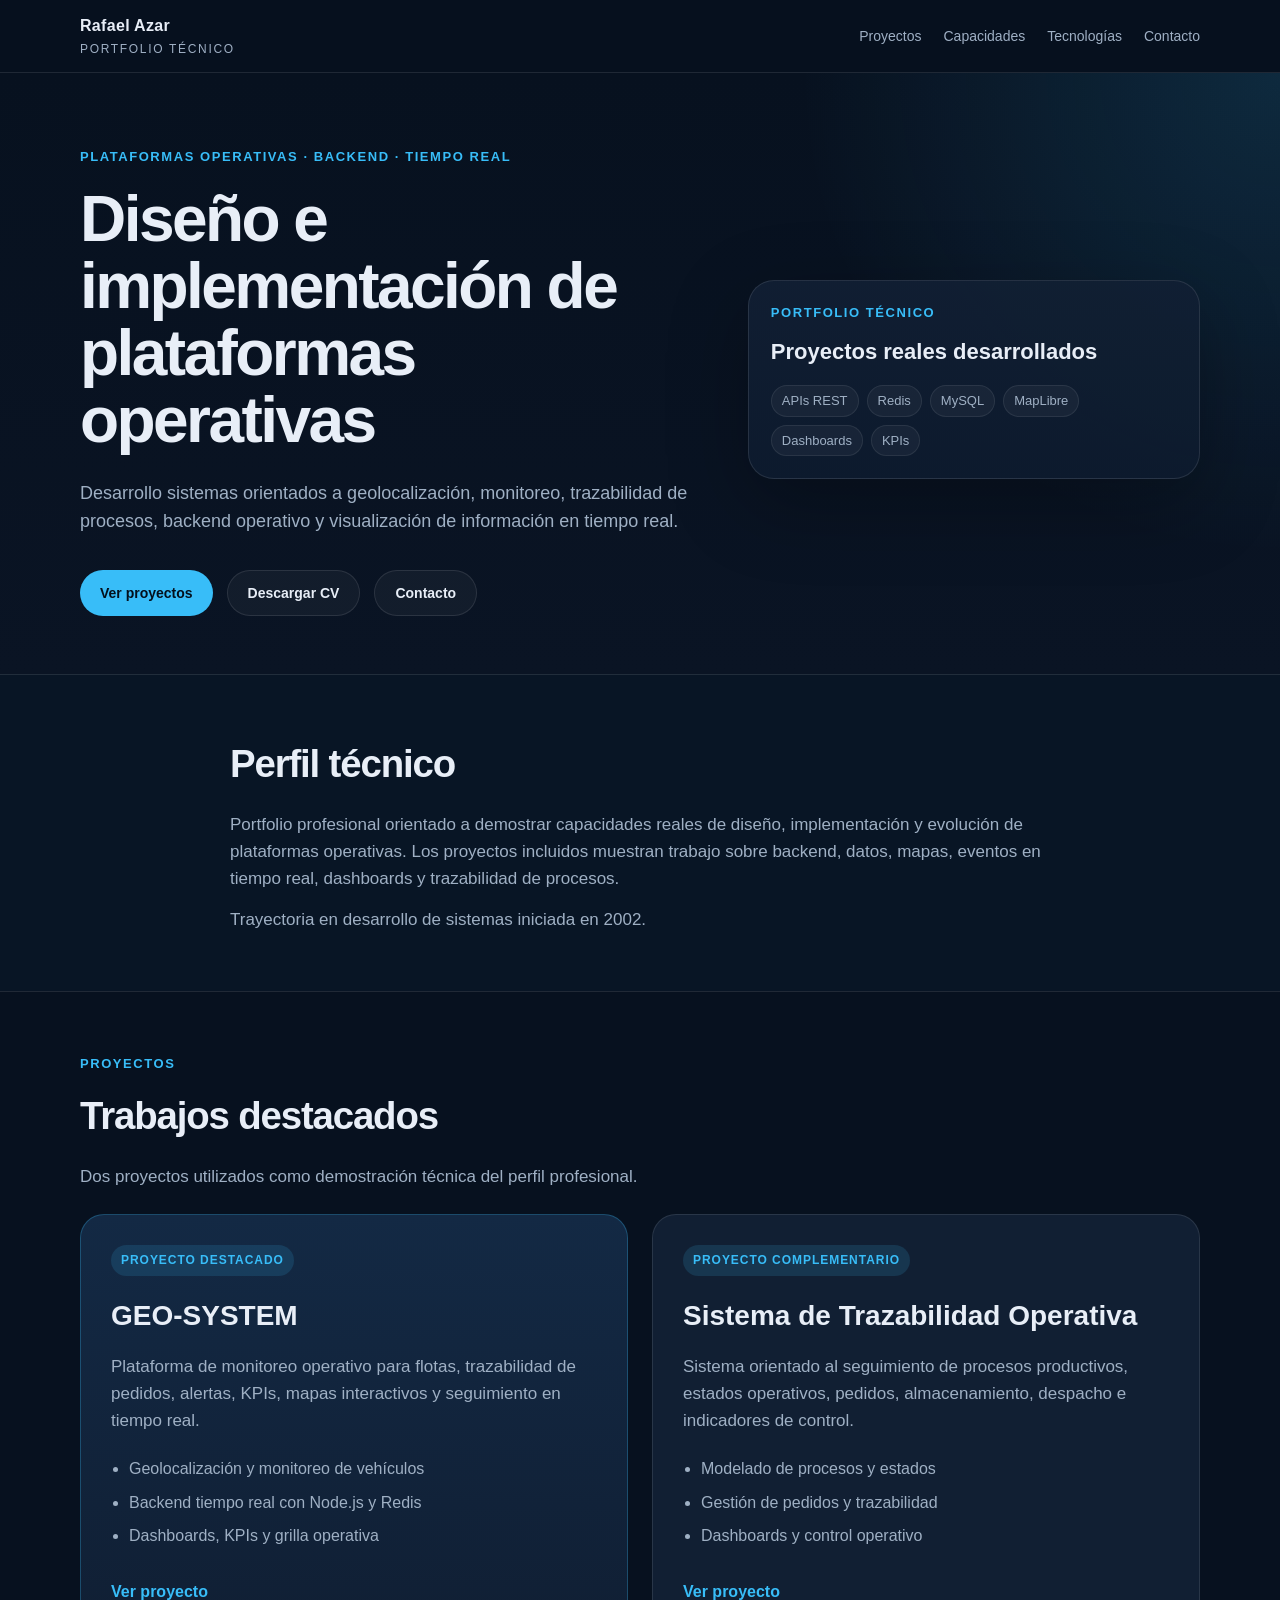
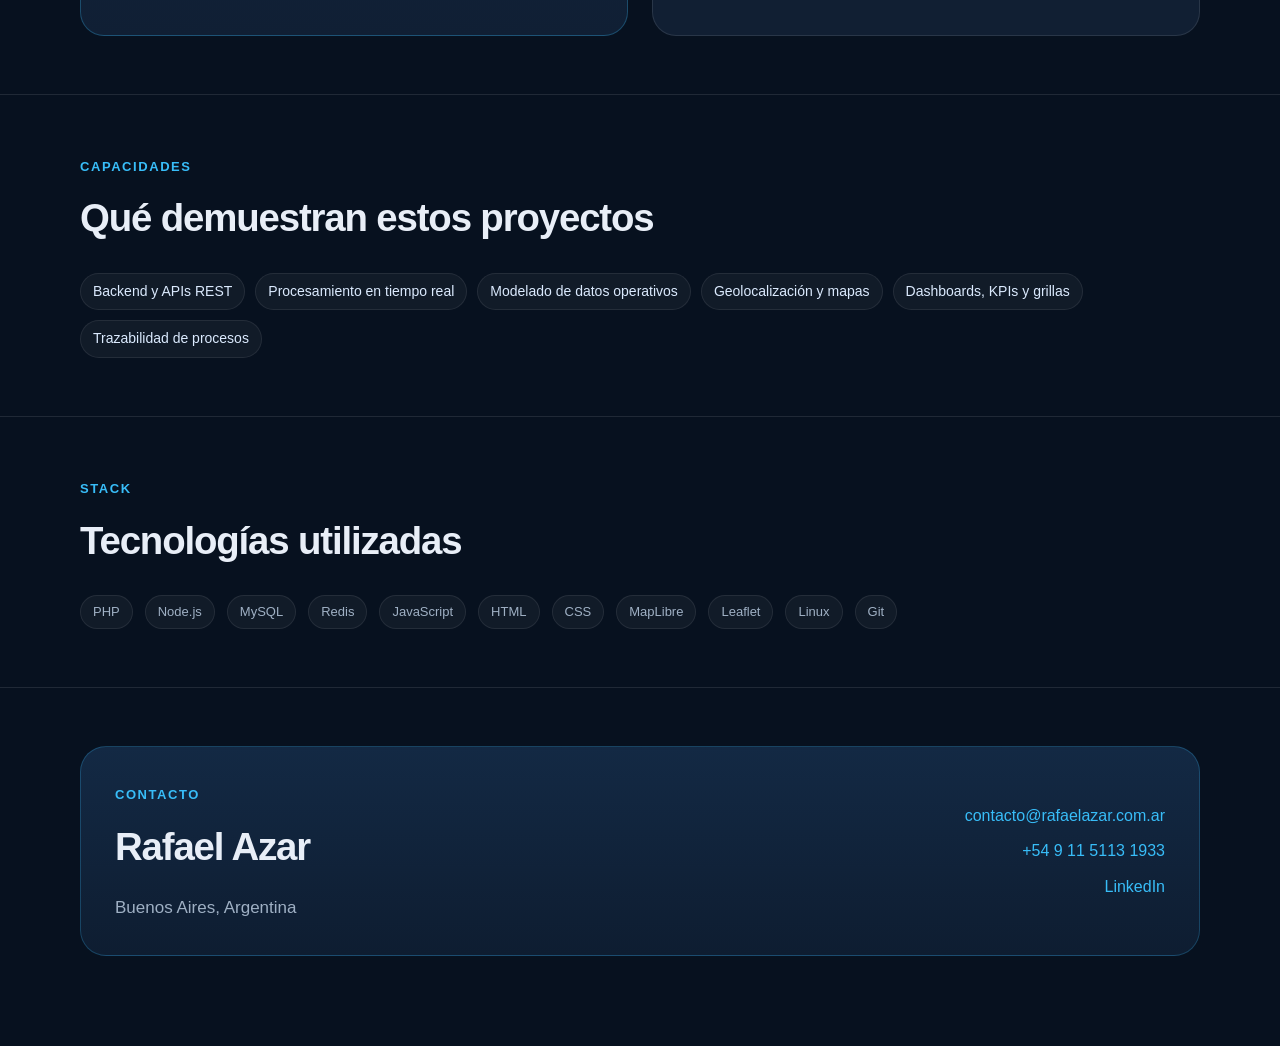
<file: index.html>
<!DOCTYPE html>
<html lang="es">
<head>
  <meta charset="UTF-8" />
  <meta name="viewport" content="width=device-width, initial-scale=1.0" />

  <title>Rafael Azar | Portfolio Técnico</title>

  <link rel="stylesheet" href="assets/css/portfolio.css" />
</head>
<body>

  <header class="site-header">
    <div class="container header-inner">
      <div class="brand">
        <strong>Rafael Azar</strong>
        <span>Portfolio Técnico</span>
      </div>

      <nav class="main-nav">
        <a href="#proyectos">Proyectos</a>
        <a href="#capacidades">Capacidades</a>
        <a href="#tecnologias">Tecnologías</a>
        <a href="#contacto">Contacto</a>
      </nav>
    </div>
  </header>

  <main>

    <section class="hero">
      <div class="container hero-inner">
        <div class="hero-content">
          <span class="eyebrow">Plataformas Operativas · Backend · Tiempo Real</span>

          <h1>Diseño e implementación de plataformas operativas</h1>

          <p>
            Desarrollo sistemas orientados a geolocalización, monitoreo,
            trazabilidad de procesos, backend operativo y visualización de
            información en tiempo real.
          </p>

          <div class="hero-actions">
            <a href="#proyectos" class="btn btn-primary">Ver proyectos</a>
            <a href="assets/docs/CV/CV_Rafael_Azar.pdf" class="btn btn-secondary" target="_blank">Descargar CV</a>
            <a href="#contacto" class="btn btn-secondary">Contacto</a>
          </div>
        </div>

        <div class="hero-panel">
          <div class="panel-label">Portfolio técnico</div>
          <div class="panel-title">Proyectos reales desarrollados</div>
          <div class="panel-grid">
            <span>APIs REST</span>
            <span>Redis</span>
            <span>MySQL</span>
            <span>MapLibre</span>
            <span>Dashboards</span>
            <span>KPIs</span>
          </div>
        </div>
      </div>
    </section>

    <section class="section intro-section">
      <div class="container narrow">
        <h2>Perfil técnico</h2>
        <p>
          Portfolio profesional orientado a demostrar capacidades reales de
          diseño, implementación y evolución de plataformas operativas.
          Los proyectos incluidos muestran trabajo sobre backend, datos,
          mapas, eventos en tiempo real, dashboards y trazabilidad de procesos.
        </p>
        <p class="trayectoria">
          Trayectoria en desarrollo de sistemas iniciada en 2002.
        </p>
      </div>
    </section>

    <section class="section" id="proyectos">
      <div class="container">
        <div class="section-heading">
          <span>Proyectos</span>
          <h2>Trabajos destacados</h2>
          <p>
            Dos proyectos utilizados como demostración técnica del perfil
            profesional.
          </p>
        </div>

        <div class="project-grid">

          <article class="project-card featured">
            <div class="project-tag">Proyecto destacado</div>
            <h3>GEO-SYSTEM</h3>
            <p>
              Plataforma de monitoreo operativo para flotas, trazabilidad de
              pedidos, alertas, KPIs, mapas interactivos y seguimiento en
              tiempo real.
            </p>

            <ul>
              <li>Geolocalización y monitoreo de vehículos</li>
              <li>Backend tiempo real con Node.js y Redis</li>
              <li>Dashboards, KPIs y grilla operativa</li>
            </ul>

            <a href="proyectos/geo-system/" class="project-link">Ver proyecto</a>
          </article>

          <article class="project-card">
            <div class="project-tag">Proyecto complementario</div>
            <h3>Sistema de Trazabilidad Operativa</h3>
            <p>
              Sistema orientado al seguimiento de procesos productivos,
              estados operativos, pedidos, almacenamiento, despacho e
              indicadores de control.
            </p>

            <ul>
              <li>Modelado de procesos y estados</li>
              <li>Gestión de pedidos y trazabilidad</li>
              <li>Dashboards y control operativo</li>
            </ul>

            <a href="proyectos/trazabilidad-operativa/" class="project-link">Ver proyecto</a>
          </article>

        </div>
      </div>
    </section>

    <section class="section" id="capacidades">
      <div class="container">
        <div class="section-heading">
          <span>Capacidades</span>
          <h2>Qué demuestran estos proyectos</h2>
        </div>

        <div class="capabilities-grid">
          <div>Backend y APIs REST</div>
          <div>Procesamiento en tiempo real</div>
          <div>Modelado de datos operativos</div>
          <div>Geolocalización y mapas</div>
          <div>Dashboards, KPIs y grillas</div>
          <div>Trazabilidad de procesos</div>
        </div>
      </div>
    </section>

    <section class="section" id="tecnologias">
      <div class="container">
        <div class="section-heading">
          <span>Stack</span>
          <h2>Tecnologías utilizadas</h2>
        </div>

        <div class="tech-list">
          <span>PHP</span>
          <span>Node.js</span>
          <span>MySQL</span>
          <span>Redis</span>
          <span>JavaScript</span>
          <span>HTML</span>
          <span>CSS</span>
          <span>MapLibre</span>
          <span>Leaflet</span>
          <span>Linux</span>
          <span>Git</span>
        </div>
      </div>
    </section>

    <section class="section contact-section" id="contacto">
      <div class="container contact-box">
        <div>
          <span>Contacto</span>
          <h2>Rafael Azar</h2>
          <p>Buenos Aires, Argentina</p>
        </div>

        <div class="contact-links">
          <a href="mailto:contacto@rafaelazar.com.ar">contacto@rafaelazar.com.ar</a>
          <a href="tel:+5491151131933">+54 9 11 5113 1933</a>          
          <a href="https://www.linkedin.com/in/rafael-azar/" target="_blank" rel="noopener noreferrer">LinkedIn</a>
        </div>
      </div>
    </section>

  </main>

</body>
</html>
</file>
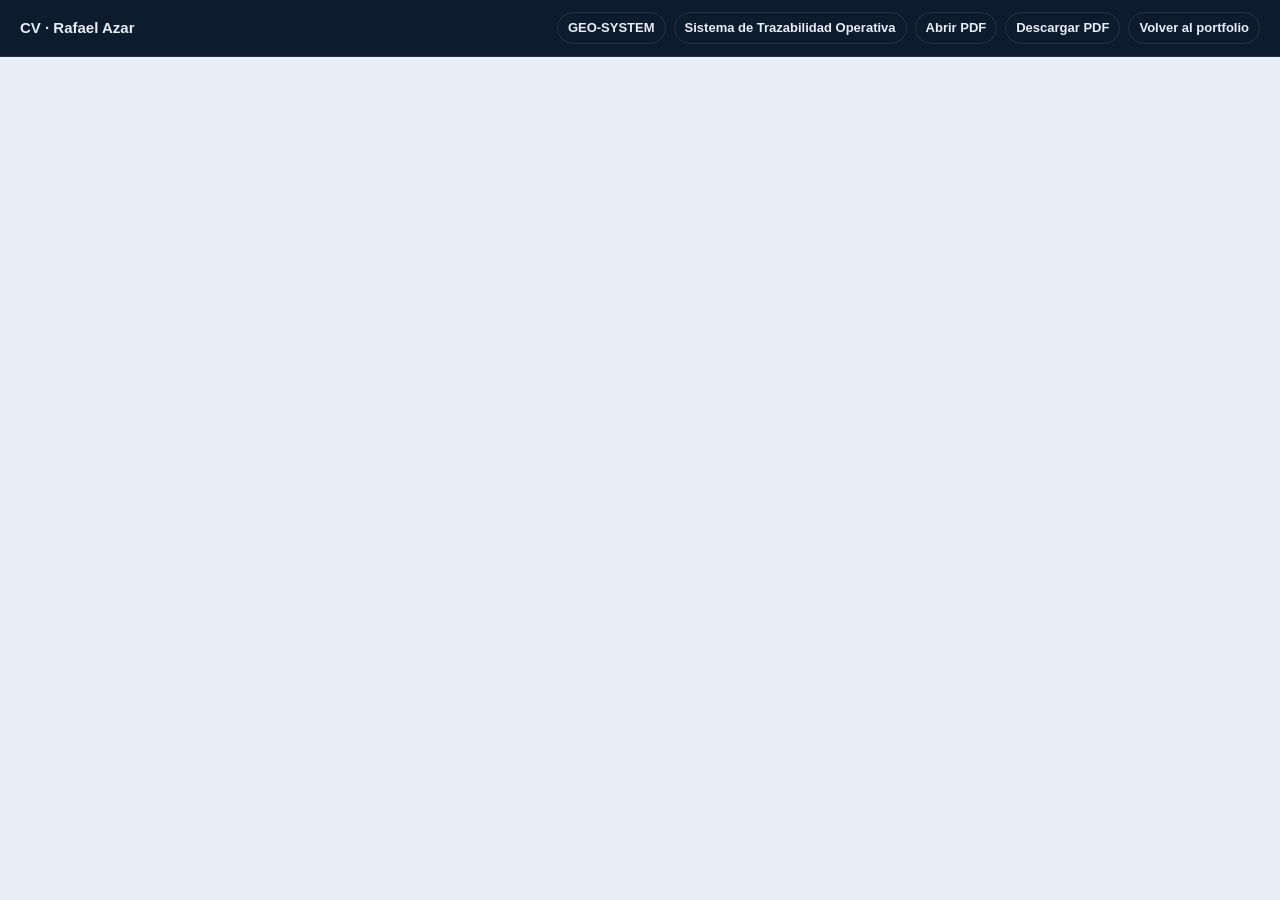
<file: cv/index.html>
<!DOCTYPE html>
<html lang="es">
<head>
  <meta charset="UTF-8" />
  <meta name="viewport" content="width=device-width, initial-scale=1.0" />

  <title>CV | Rafael Azar</title>

  <script>
    if (window.matchMedia("(max-width: 700px)").matches) {
      window.location.replace("../assets/docs/CV/CV_Rafael_Azar.pdf");
    }
  </script>

  <link rel="stylesheet" href="../assets/css/cv.css" />
</head>
<body>

  <header class="cv-toolbar">
    <strong>CV · Rafael Azar</strong>

    <nav class="cv-actions" aria-label="Accesos del currículum">
      <a href="../proyectos/geo-system/">GEO-SYSTEM</a>
      <a href="../proyectos/trazabilidad-operativa/">Sistema de Trazabilidad Operativa</a>
      <a href="../assets/docs/CV/CV_Rafael_Azar.pdf" target="_blank">Abrir PDF</a>
      <a href="../assets/docs/CV/CV_Rafael_Azar.pdf" download>Descargar PDF</a>
      <a href="../">Volver al portfolio</a>
    </nav>
  </header>

  <main class="cv-document">
    <iframe
      class="cv-viewer"
      src="../assets/docs/CV/CV_Rafael_Azar.pdf#zoom=100"
      title="Currículum de Rafael Azar"
    >
      <p>
        El visor de PDF no está disponible.
        <a href="../assets/docs/CV/CV_Rafael_Azar.pdf">Abrir el currículum</a>.
      </p>
    </iframe>
  </main>

</body>
</html>
</file>
<file: assets/css/portfolio.css>
/* =========================================================
   PORTFOLIO CSS
   Sitio portfolio técnico / proyectos
   ========================================================= */


/* =========================================================
   1) RESET / VARIABLES / BASE
   ========================================================= */

* {
  box-sizing: border-box;
  margin: 0;
  padding: 0;
}

:root {
  --bg: #07111f;
  --bg-soft: #0d1b2e;
  --card: #111f33;
  --card-soft: #142842;
  --text: #e8eef7;
  --muted: #9fb0c4;
  --line: rgba(255, 255, 255, 0.1);
  --accent: #38bdf8;
  --accent-soft: rgba(56, 189, 248, 0.14);
}

body {
  font-family: Arial, Helvetica, sans-serif;
  background: var(--bg);
  color: var(--text);
  line-height: 1.6;
}

a {
  color: inherit;
  text-decoration: none;
}


/* =========================================================
   2) LAYOUT GENERAL
   ========================================================= */

.container {
  width: min(1120px, calc(100% - 40px));
  margin: 0 auto;
}

.narrow {
  max-width: 820px;
}


/* =========================================================
   3) HEADER / NAVEGACIÓN
   ========================================================= */

.site-header {
  position: sticky;
  top: 0;
  z-index: 10;
  background: rgba(7, 17, 31, 0.88);
  border-bottom: 1px solid var(--line);
  backdrop-filter: blur(14px);
}

.header-inner {
  min-height: 72px;
  display: flex;
  align-items: center;
  justify-content: space-between;
  gap: 24px;
}

.brand {
  display: flex;
  flex-direction: column;
  gap: 2px;
}

.brand strong {
  font-size: 16px;
  letter-spacing: 0.02em;
}

.brand span {
  font-size: 12px;
  color: var(--muted);
  text-transform: uppercase;
  letter-spacing: 0.14em;
}

.main-nav {
  display: flex;
  align-items: center;
  gap: 22px;
  font-size: 14px;
  color: var(--muted);
}

.main-nav a:hover {
  color: var(--text);
}


/* =========================================================
   4) HERO
   ========================================================= */

.hero {
  padding: 70px 0 58px;
  background:
    radial-gradient(circle at top right, rgba(56, 189, 248, 0.14), transparent 34%),
    linear-gradient(180deg, #07111f 0%, #0a1424 100%);
}

.hero-inner {
  display: grid;
  grid-template-columns: 1.15fr 0.85fr;
  gap: 56px;
  align-items: center;
}

.eyebrow {
  display: inline-block;
  margin-bottom: 18px;
  color: var(--accent);
  font-size: 13px;
  font-weight: 700;
  letter-spacing: 0.12em;
  text-transform: uppercase;
}

.hero h1 {
  max-width: 720px;
  font-size: clamp(38px, 5vw, 64px);
  line-height: 1.05;
  letter-spacing: -0.04em;
  margin-bottom: 24px;
}

.hero p {
  max-width: 660px;
  color: var(--muted);
  font-size: 18px;
}

.hero-actions {
  display: flex;
  gap: 14px;
  margin-top: 34px;
}


/* =========================================================
   5) BOTONES
   ========================================================= */

.btn {
  display: inline-flex;
  align-items: center;
  justify-content: center;
  min-height: 46px;
  padding: 0 20px;
  border-radius: 999px;
  font-size: 14px;
  font-weight: 700;
}

.btn-primary {
  background: var(--accent);
  color: #03101c;
}

.btn-secondary {
  border: 1px solid var(--line);
  color: var(--text);
  background: rgba(255, 255, 255, 0.04);
}


/* =========================================================
   6) PANEL HERO
   ========================================================= */

.hero-panel {
  border: 1px solid var(--line);
  background: linear-gradient(180deg, rgba(17, 31, 51, 0.96), rgba(13, 27, 46, 0.96));
  border-radius: 26px;
  padding: 22px;
  box-shadow: 0 24px 80px rgba(0, 0, 0, 0.28);
}

.panel-label {
  color: var(--accent);
  font-size: 13px;
  font-weight: 700;
  text-transform: uppercase;
  letter-spacing: 0.12em;
  margin-bottom: 10px;
}

.panel-title {
  font-size: 22px;
  font-weight: 800;
  margin-bottom: 16px;
}

.panel-grid {
  display: flex;
  flex-wrap: wrap;
  gap: 8px;
}

.panel-grid span {
  padding: 7px 10px;
  border-radius: 999px;
  background: rgba(255, 255, 255, 0.045);
  border: 1px solid rgba(255, 255, 255, 0.08);
  color: var(--muted);
  font-size: 13px;
  line-height: 1.2;
}


/* =========================================================
   7) SECCIONES / TÍTULOS
   ========================================================= */

.section {
  padding: 58px 0;
  border-top: 1px solid var(--line);
}

.intro-section {
  background: #081525;
}

.trayectoria {
  margin-top: 14px;
}

.section h2 {
  font-size: clamp(28px, 3vw, 40px);
  letter-spacing: -0.03em;
  margin-bottom: 16px;
}

.section p {
  color: var(--muted);
  font-size: 17px;
}

.section-heading {
  max-width: 760px;
  margin-bottom: 24px;
}

.section-heading span,
.contact-box span {
  display: inline-block;
  color: var(--accent);
  font-size: 13px;
  font-weight: 700;
  letter-spacing: 0.12em;
  text-transform: uppercase;
  margin-bottom: 10px;
}


/* =========================================================
   8) CARDS DE PROYECTOS
   ========================================================= */

.project-grid {
  display: grid;
  grid-template-columns: repeat(2, 1fr);
  gap: 24px;
}

.project-card {
  padding: 30px;
  border-radius: 24px;
  background: var(--card);
  border: 1px solid var(--line);
}

.project-card.featured {
  background: linear-gradient(180deg, #132944, #101f34);
  border-color: rgba(56, 189, 248, 0.28);
}

.project-tag {
  display: inline-flex;
  margin-bottom: 18px;
  padding: 6px 10px;
  border-radius: 999px;
  background: var(--accent-soft);
  color: var(--accent);
  font-size: 12px;
  font-weight: 700;
  text-transform: uppercase;
  letter-spacing: 0.08em;
}

.project-card h3 {
  font-size: 28px;
  margin-bottom: 14px;
}

.project-card ul {
  margin: 22px 0;
  padding-left: 18px;
  color: var(--muted);
}

.project-card li {
  margin-bottom: 8px;
}

.project-link {
  display: inline-flex;
  margin-top: 8px;
  color: var(--accent);
  font-weight: 800;
}


/* =========================================================
   9) CHIPS / CAPACIDADES / STACK
   ========================================================= */

.capabilities-grid,
.tech-list {
  display: flex;
  flex-wrap: wrap;
}

.capabilities-grid {
  gap: 10px;
}

.tech-list {
  gap: 12px;
}

.capabilities-grid div,
.tech-list span {
  border-radius: 999px;
  background: rgba(255, 255, 255, 0.045);
  border: 1px solid rgba(255, 255, 255, 0.08);
  line-height: 1.25;
}

.capabilities-grid div {
  padding: 9px 12px;
  color: #dbeafe;
  font-size: 14px;
}

.tech-list span {
  padding: 8px 12px;
  color: var(--muted);
  font-size: 13px;
}


/* =========================================================
   10) FLUJO DE ARQUITECTURA
   ========================================================= */

.architecture-flow {
  display: flex;
  flex-wrap: wrap;
  align-items: center;
  gap: 8px;
  margin-top: 18px;
}

.architecture-flow div {
  padding: 8px 12px;
  border-radius: 999px;
  background: rgba(255, 255, 255, 0.045);
  border: 1px solid rgba(255, 255, 255, 0.08);
  color: #dbeafe;
  font-size: 13px;
  font-weight: 600;
  line-height: 1.2;
}

.architecture-flow span {
  color: var(--accent);
  font-size: 15px;
  font-weight: 700;
  line-height: 1;
  opacity: 0.75;
}


/* =========================================================
   11) VIDEOS / DEMOS
   ========================================================= */

.video-grid {
  display: grid;
  grid-template-columns: 1fr;
  gap: 24px;
}

.video-card video {
  width: 100%;
  max-width: 700px;
  margin: 18px auto 0;
  border-radius: 18px;
  border: 1px solid var(--line);
  background: #000;
  display: block;
}


/* =========================================================
   12) EVENTOS / INCIDENCIAS DE VIDEOS
   ========================================================= */

.event-list {
  margin-top: 22px;
  padding-top: 20px;
  border-top: 1px solid var(--line);
}

.event-list h4 {
  margin-bottom: 16px;
  font-size: 18px;
  color: var(--text);
}

.event-item {
  padding: 16px;
  border-radius: 16px;
  background: rgba(255, 255, 255, 0.035);
  border: 1px solid var(--line);
  margin-bottom: 12px;
}

.event-item strong {
  display: block;
  margin-bottom: 8px;
  color: var(--accent);
  font-size: 14px;
}

.event-item p {
  font-size: 15px;
  color: var(--muted);
}

.event-summary {
  margin: 0;
  font-size: 0.9rem;
  line-height: 1.5;
  opacity: 0.85;
}


/* =========================================================
   13) IMÁGENES PNG / MINIATURAS
   ========================================================= */

.image-demo-stack {
  display: flex;
  gap: 12px;
  flex-wrap: wrap;
}

.image-demo-item {
  flex: 1 1 0;
  min-width: 280px;
}

.image-demo-item p {
  min-height: 6.4em;
}

.image-demo-item a {
  display: flex;
  width: 100%;
  aspect-ratio: 16 / 9;
  margin-top: 18px;
  align-items: center;
  justify-content: center;
}

.demo-thumb {
  width: 100%;
  height: 100%;
  object-fit: contain;
  border-radius: 8px;
  cursor: pointer;
  opacity: 0.9;
}

.demo-thumb:hover {
  opacity: 1;
}

.image-lightbox {
  width: 100vw;
  height: 100vh;
  max-width: none;
  max-height: none;
  margin: 0;
  padding: 28px;
  border: 0;
  background: rgba(3, 10, 18, 0.94);
}

.image-lightbox[open] {
  display: grid;
  place-items: center;
}

.image-lightbox::backdrop {
  background: rgba(3, 10, 18, 0.94);
}

.image-lightbox-content {
  display: block;
  max-width: 100%;
  max-height: calc(100vh - 56px);
  object-fit: contain;
}

.image-lightbox-close {
  position: fixed;
  top: 14px;
  right: 18px;
  z-index: 1;
  width: 44px;
  height: 44px;
  border: 1px solid rgba(255, 255, 255, 0.2);
  border-radius: 50%;
  background: #0d1b2e;
  color: #e8eef7;
  font-size: 30px;
  line-height: 1;
  cursor: pointer;
}

@media (max-width: 700px) {
  .image-lightbox {
    height: 100dvh;
    padding: 16px;
  }

  .image-lightbox-content {
    max-height: calc(100dvh - 32px);
  }
}


/* =========================================================
   14) CONTACTO
   ========================================================= */

.contact-section {
  padding-bottom: 90px;
}

.contact-box {
  display: flex;
  justify-content: space-between;
  gap: 28px;
  padding: 34px;
  border-radius: 26px;
  background: linear-gradient(180deg, #132944, #0e1d31);
  border: 1px solid rgba(56, 189, 248, 0.24);
}

.contact-links {
  display: flex;
  flex-direction: column;
  gap: 10px;
  align-items: flex-end;
  justify-content: center;
}

.contact-links a {
  color: var(--accent);
  font-weight: 400;
}


/* =========================================================
   15) RESPONSIVE
   ========================================================= */

@media (max-width: 860px) {
  .header-inner,
  .contact-box {
    flex-direction: column;
    align-items: flex-start;
  }

  .main-nav {
    flex-wrap: wrap;
  }

  .hero-inner,
  .project-grid {
    grid-template-columns: 1fr;
  }

  .contact-links {
    align-items: flex-start;
  }
}

@media (max-width: 560px) {
  .container {
    width: min(100% - 28px, 1120px);
  }

  .hero {
    padding-top: 58px;
  }

  .hero-actions {
    flex-direction: column;
  }

  .capabilities-grid,
  .panel-grid {
    grid-template-columns: 1fr;
  }
}
</file>
<file: assets/css/cv.css>
* {
  box-sizing: border-box;
}

html,
body {
  width: 100%;
  height: 100%;
  margin: 0;
}

body {
  min-height: 100vh;
  min-height: 100dvh;
  display: grid;
  grid-template-rows: auto minmax(0, 1fr);
  background: #07111f;
  color: #e8eef7;
  font-family: Arial, Helvetica, sans-serif;
}

.cv-toolbar {
  display: flex;
  align-items: center;
  gap: 18px;
  padding: 12px 20px;
  border-bottom: 1px solid rgba(255, 255, 255, 0.1);
  background: #0d1b2e;
}

.cv-toolbar strong {
  flex: 0 0 auto;
  font-size: 15px;
}

.cv-actions {
  display: flex;
  flex: 1;
  justify-content: flex-end;
  gap: 8px;
  flex-wrap: wrap;
}

.cv-actions a {
  padding: 7px 10px;
  border: 1px solid rgba(255, 255, 255, 0.1);
  border-radius: 999px;
  color: #e8eef7;
  font-size: 13px;
  font-weight: 700;
  line-height: 1.2;
  text-decoration: none;
}

.cv-actions a:hover,
.cv-actions a:focus-visible {
  border-color: #38bdf8;
  color: #38bdf8;
}

.cv-document {
  min-height: 0;
}

.cv-viewer {
  display: block;
  width: 100%;
  height: 100%;
  border: 0;
  background: #e8eef7;
}

@media (max-width: 700px) {
  .cv-toolbar {
    align-items: flex-start;
    flex-direction: column;
    gap: 10px;
    padding: 10px 12px;
  }

  .cv-actions {
    width: 100%;
    justify-content: flex-start;
  }

  .cv-actions a {
    font-size: 12px;
  }
}
</file>
